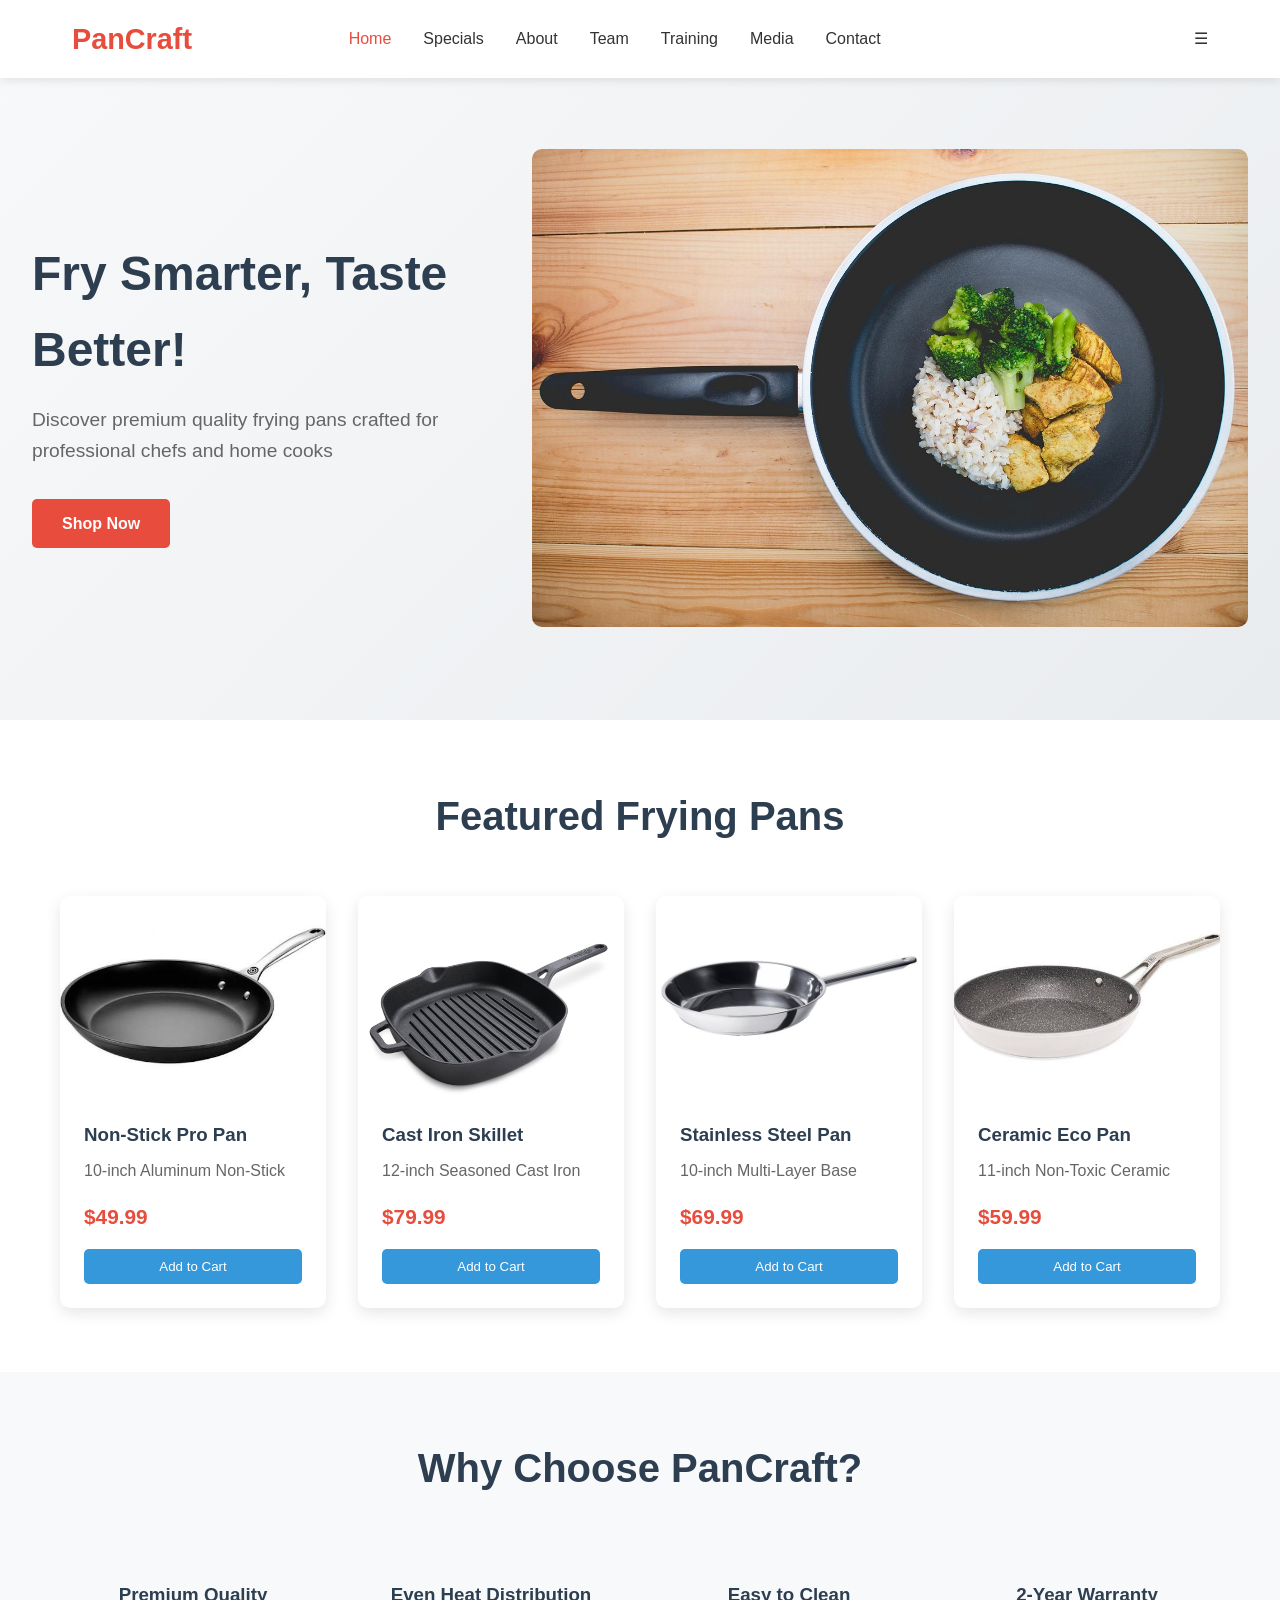
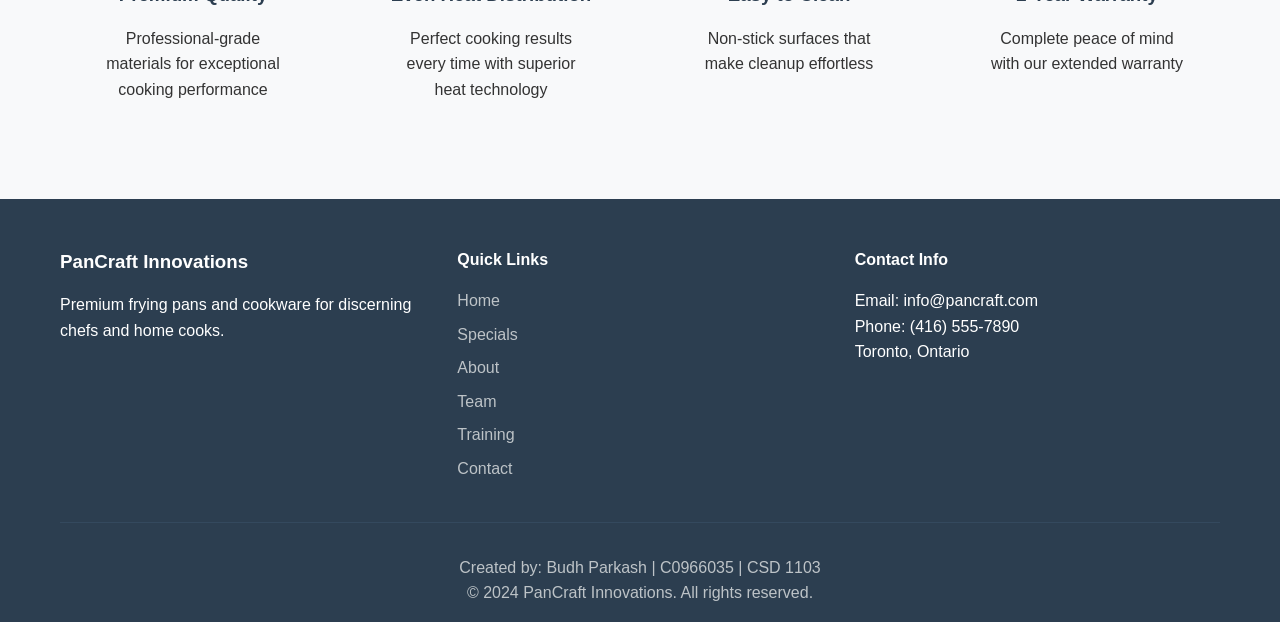
<file: index.html>
<!DOCTYPE html>
<html lang="en">
<head>
<meta charset="UTF-8">
<meta name="viewport" content="width=device-width, initial-scale=1.0">
<title>PanCraft Innovations - Premium Frying Pans</title>
<link rel="icon" type="image/x-icon" href="favicon.jpg">
<link rel="stylesheet" href="styles.css">
</head>
<body>

<header class="header">
<nav class="navbar">
<div class="logo">
<h2>PanCraft</h2>
</div>
<ul class="nav-links">
<li><a href="index.html" class="active">Home</a></li>
<li><a href="specials.html">Specials</a></li>
<li><a href="about.html">About</a></li>
<li><a href="team.html">Team</a></li>
<li><a href="training.html">Training</a></li>
<li><a href="media.html">Media</a></li>
<li><a href="contact.html">Contact</a></li>
</ul>
<div class="nav-icons">
<a href="#" class="cart-icon"></a>
</div>
<a class="menu-icon" onclick="hamburger()">
        <div>&#9776;</div>
</a>
</nav>
</header>

<section class="hero">
<div class="hero-content">
<h1>Fry Smarter, Taste Better!</h1>
<p>Discover premium quality frying pans crafted for professional chefs and home cooks</p>
<a href="#featured-products" class="cta-button">Shop Now</a>
</div>
<div class="hero-image">
<img src="hero-pan.jpg" alt="Premium Frying Pan" class="hero-img">
</div>
</section>

<section class="featured-products" id="featured-products">
<div class="container">
<h2>Featured Frying Pans</h2>
<div class="products-grid">

<div class="product-card">
<div class="product-image">
<img src="non-stick-pan.jpg" alt="Non-Stick Frying Pan">
</div>
<div class="product-info">
<h3>Non-Stick Pro Pan</h3>
<p>10-inch Aluminum Non-Stick</p>
<span class="price">$49.99</span>
<button class="add-to-cart">Add to Cart</button>

</div>
</div>

<div class="product-card">
<div class="product-image">
<img src="cast iron skillet.jpg" alt="Cast Iron Skillet">
</div>
<div class="product-info">
<h3>Cast Iron Skillet</h3>
<p>12-inch Seasoned Cast Iron</p>
<span class="price">$79.99</span>
<button class="add-to-cart">Add to Cart</button>
</div>
</div>

<div class="product-card">
<div class="product-image">
<img src="stainless steel pan.jpg" alt="Stainless Steel Pan">
</div>
<div class="product-info">
<h3>Stainless Steel Pan</h3>
<p>10-inch Multi-Layer Base</p>
<span class="price">$69.99</span>
<button class="add-to-cart">Add to Cart</button>
</div>
</div>

<div class="product-card">
<div class="product-image">
<img src="Caremic pan.jpg" alt="Ceramic Frying Pan">
</div>
<div class="product-info">
<h3>Ceramic Eco Pan</h3>
<p>11-inch Non-Toxic Ceramic</p>
<span class="price">$59.99</span>
<button class="add-to-cart">Add to Cart</button>
</div>
</div>

</div>
</div>
</section>

<section class="features">
<div class="container">
<h2>Why Choose PanCraft?</h2>
<div class="features-grid">
<div class="feature">
<h3>Premium Quality</h3>
<p>Professional-grade materials for exceptional cooking performance</p>
</div>
<div class="feature">
<h3>Even Heat Distribution</h3>
<p>Perfect cooking results every time with superior heat technology</p>
</div>
<div class="feature">
<h3>Easy to Clean</h3>
<p>Non-stick surfaces that make cleanup effortless</p>
</div>
<div class="feature">
<h3>2-Year Warranty</h3>
<p>Complete peace of mind with our extended warranty</p>
</div>
</div>
</div>
</section>

<footer class="footer">
<div class="container">
<div class="footer-content">
<div class="footer-section">
<h3>PanCraft Innovations</h3>
<p>Premium frying pans and cookware for discerning chefs and home cooks.</p>
</div>
<div class="footer-section">
<h4>Quick Links</h4>
<ul>
<li><a href="index.html">Home</a></li>
<li><a href="specials.html">Specials</a></li>
<li><a href="about.html">About</a></li>
<li><a href="team.html">Team</a></li>
<li><a href="training.html">Training</a></li>
<li><a href="contact.html">Contact</a></li>
</ul>
</div>
<div class="footer-section">
<h4>Contact Info</h4>
<p>Email: info@pancraft.com</p>
<p>Phone: (416) 555-7890</p>
<p>Toronto, Ontario</p>
</div>
</div>
<div class="footer-bottom">
<p>Created by: Budh Parkash | C0966035 | CSD 1103</p>
<p>&copy; 2024 PanCraft Innovations. All rights reserved.</p>
</div>
</div>
</footer>
<script src="scripts/script.js"></script>

</body>
</html>
</file>
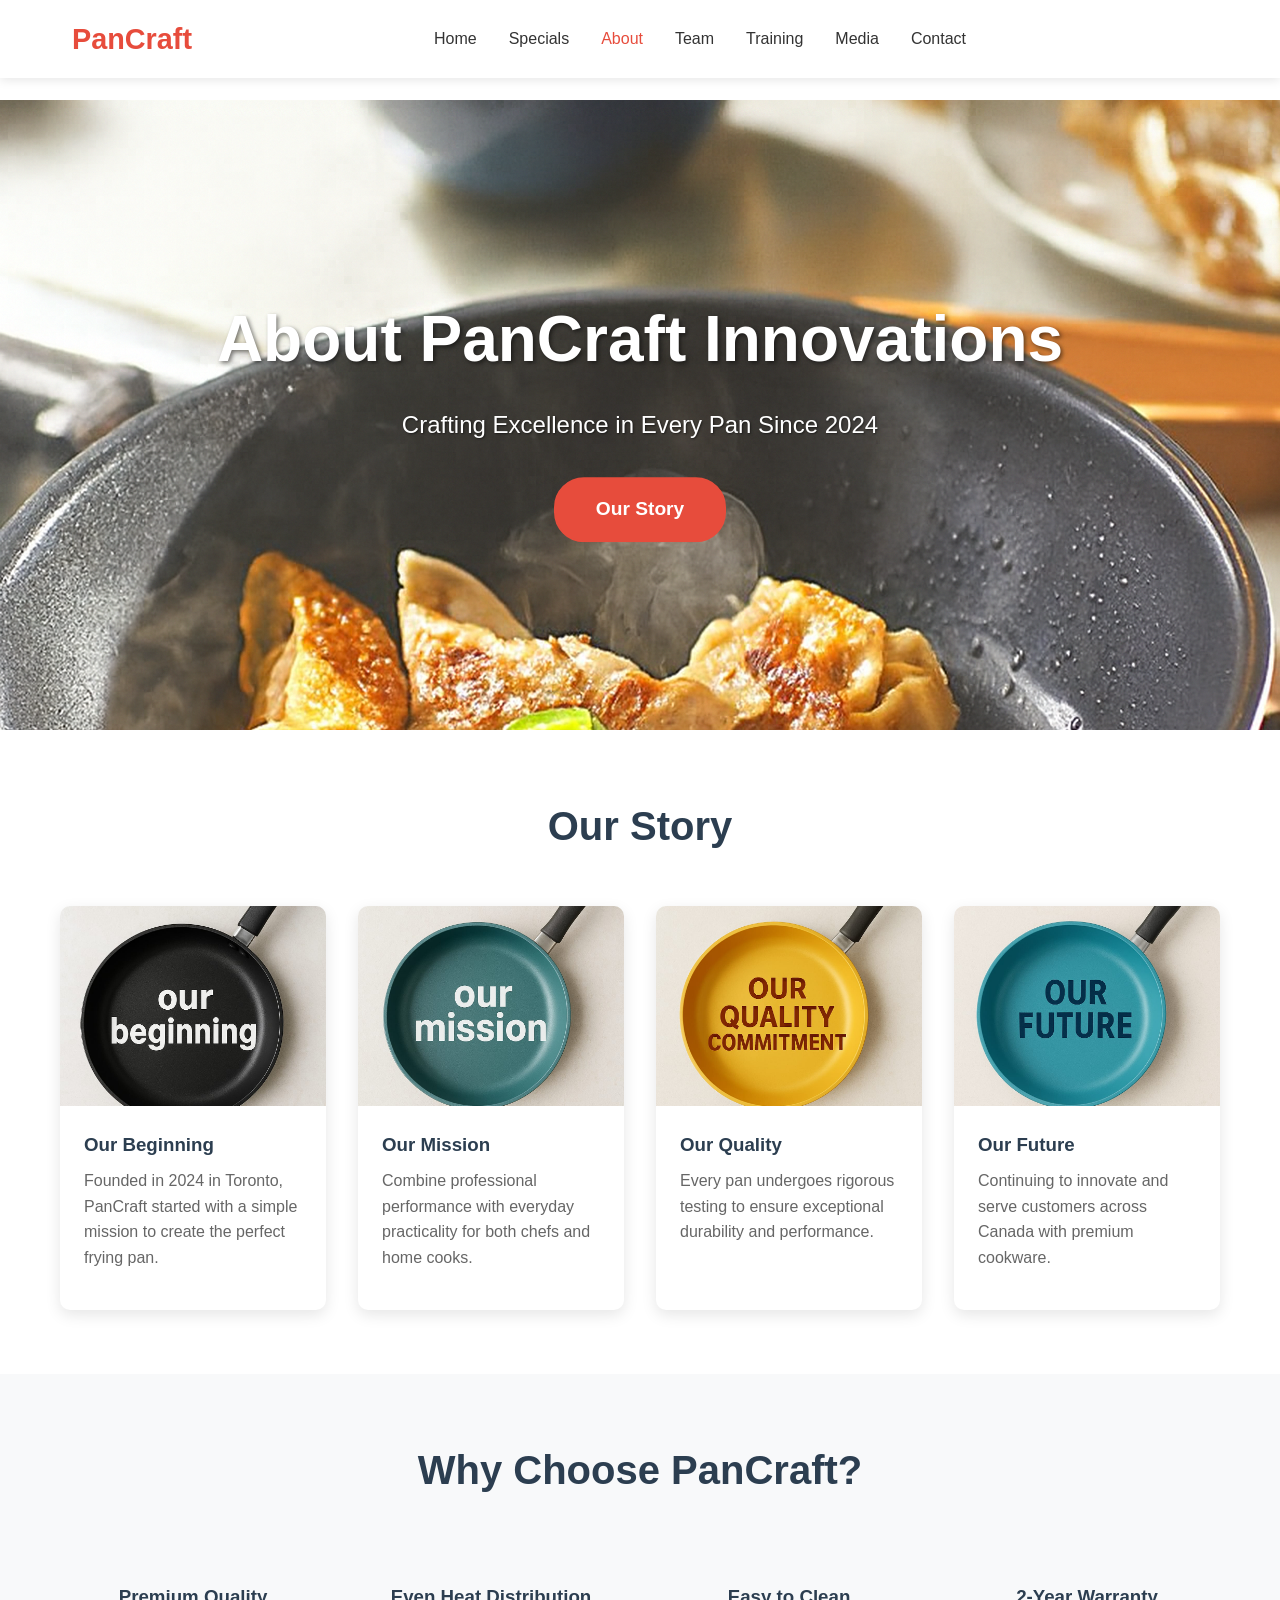
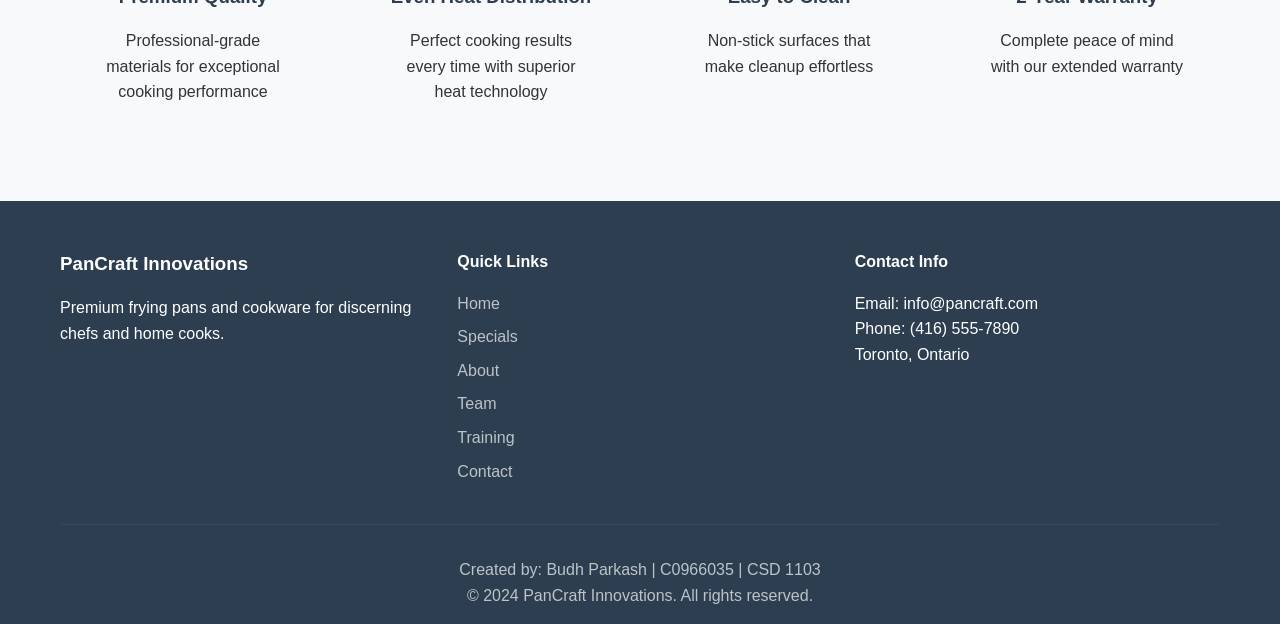
<file: about.html>
<!DOCTYPE html>
<html lang="en">
<head>
<meta charset="UTF-8">
<meta name="viewport" content="width=device-width, initial-scale=1.0">
<title>About Us - PanCraft Innovations</title>
<link rel="icon" type="image/x-icon" href="favicon.jpg">
<link rel="stylesheet" href="styles.css">
</head>
<body>

<header class="header">
<nav class="navbar">
<div class="logo">
<h2>PanCraft</h2>
</div>
<ul class="nav-links">
<li><a href="index.html">Home</a></li>
<li><a href="specials.html">Specials</a></li>
<li><a href="about.html" class="active">About</a></li>
<li><a href="team.html">Team</a></li>
<li><a href="training.html">Training</a></li>
<li><a href="media.html">Media</a></li>
<li><a href="contact.html">Contact</a></li>
</ul>
<div class="nav-icons">
<a href="#" class="cart-icon"></a>
</div>
</nav>
</header>

<!-- ABOUT BANNER HERO -->
<section class="special-banner-hero about-banner">
<div class="banner-container">
<div class="banner-image">
<img src="workshop.png" alt="About PanCraft Innovations">
<div class="banner-overlay">
<h1 class="banner-title">About PanCraft Innovations</h1>
<p class="banner-subtitle">Crafting Excellence in Every Pan Since 2024</p>
<a href="#our-story" class="banner-cta-button">Our Story</a>
</div>
</div>
</div>
</section>

<section class="featured-products" id="our-story">
<div class="container">
<h2>Our Story</h2>
<div class="products-grid">
<div class="product-card">
<div class="product-image">
<img src="our beginning.jpg" alt="Our Beginning">
</div>
<div class="product-info">
<h3>Our Beginning</h3>
<p>Founded in 2024 in Toronto, PanCraft started with a simple mission to create the perfect frying pan.</p>
</div>
</div>
<div class="product-card">
<div class="product-image">
<img src="our mission.jpg" alt="Our Mission">
</div>
<div class="product-info">
<h3>Our Mission</h3>
<p>Combine professional performance with everyday practicality for both chefs and home cooks.</p>
</div>
</div>
<div class="product-card">
<div class="product-image">
<img src="our quality.jpg" alt="Our Quality">
</div>
<div class="product-info">
<h3>Our Quality</h3>
<p>Every pan undergoes rigorous testing to ensure exceptional durability and performance.</p>
</div>
</div>
<div class="product-card">
<div class="product-image">
<img src="our future.jpg" alt="Our Future">
</div>
<div class="product-info">
<h3>Our Future</h3>
<p>Continuing to innovate and serve customers across Canada with premium cookware.</p>
</div>
</div>
</div>
</div>
</section>

<section class="features">
<div class="container">
<h2>Why Choose PanCraft?</h2>
<div class="features-grid">
<div class="feature">
<h3>Premium Quality</h3>
<p>Professional-grade materials for exceptional cooking performance</p>
</div>
<div class="feature">
<h3>Even Heat Distribution</h3>
<p>Perfect cooking results every time with superior heat technology</p>
</div>
<div class="feature">
<h3>Easy to Clean</h3>
<p>Non-stick surfaces that make cleanup effortless</p>
</div>
<div class="feature">
<h3>2-Year Warranty</h3>
<p>Complete peace of mind with our extended warranty</p>
</div>
</div>
</div>
</section>

<footer class="footer">
<div class="container">
<div class="footer-content">
<div class="footer-section">
<h3>PanCraft Innovations</h3>
<p>Premium frying pans and cookware for discerning chefs and home cooks.</p>
</div>
<div class="footer-section">
<h4>Quick Links</h4>
<ul>
<li><a href="index.html">Home</a></li>
<li><a href="specials.html">Specials</a></li>
<li><a href="about.html">About</a></li>
<li><a href="team.html">Team</a></li>
<li><a href="training.html">Training</a></li>
<li><a href="contact.html">Contact</a></li>
</ul>
</div>
<div class="footer-section">
<h4>Contact Info</h4>
<p>Email: info@pancraft.com</p>
<p>Phone: (416) 555-7890</p>
<p>Toronto, Ontario</p>
</div>
</div>
<div class="footer-bottom">
<p>Created by: Budh Parkash | C0966035 | CSD 1103</p>
<p>&copy; 2024 PanCraft Innovations. All rights reserved.</p>
</div>
</div>
</footer>

</body>
</html>
</file>
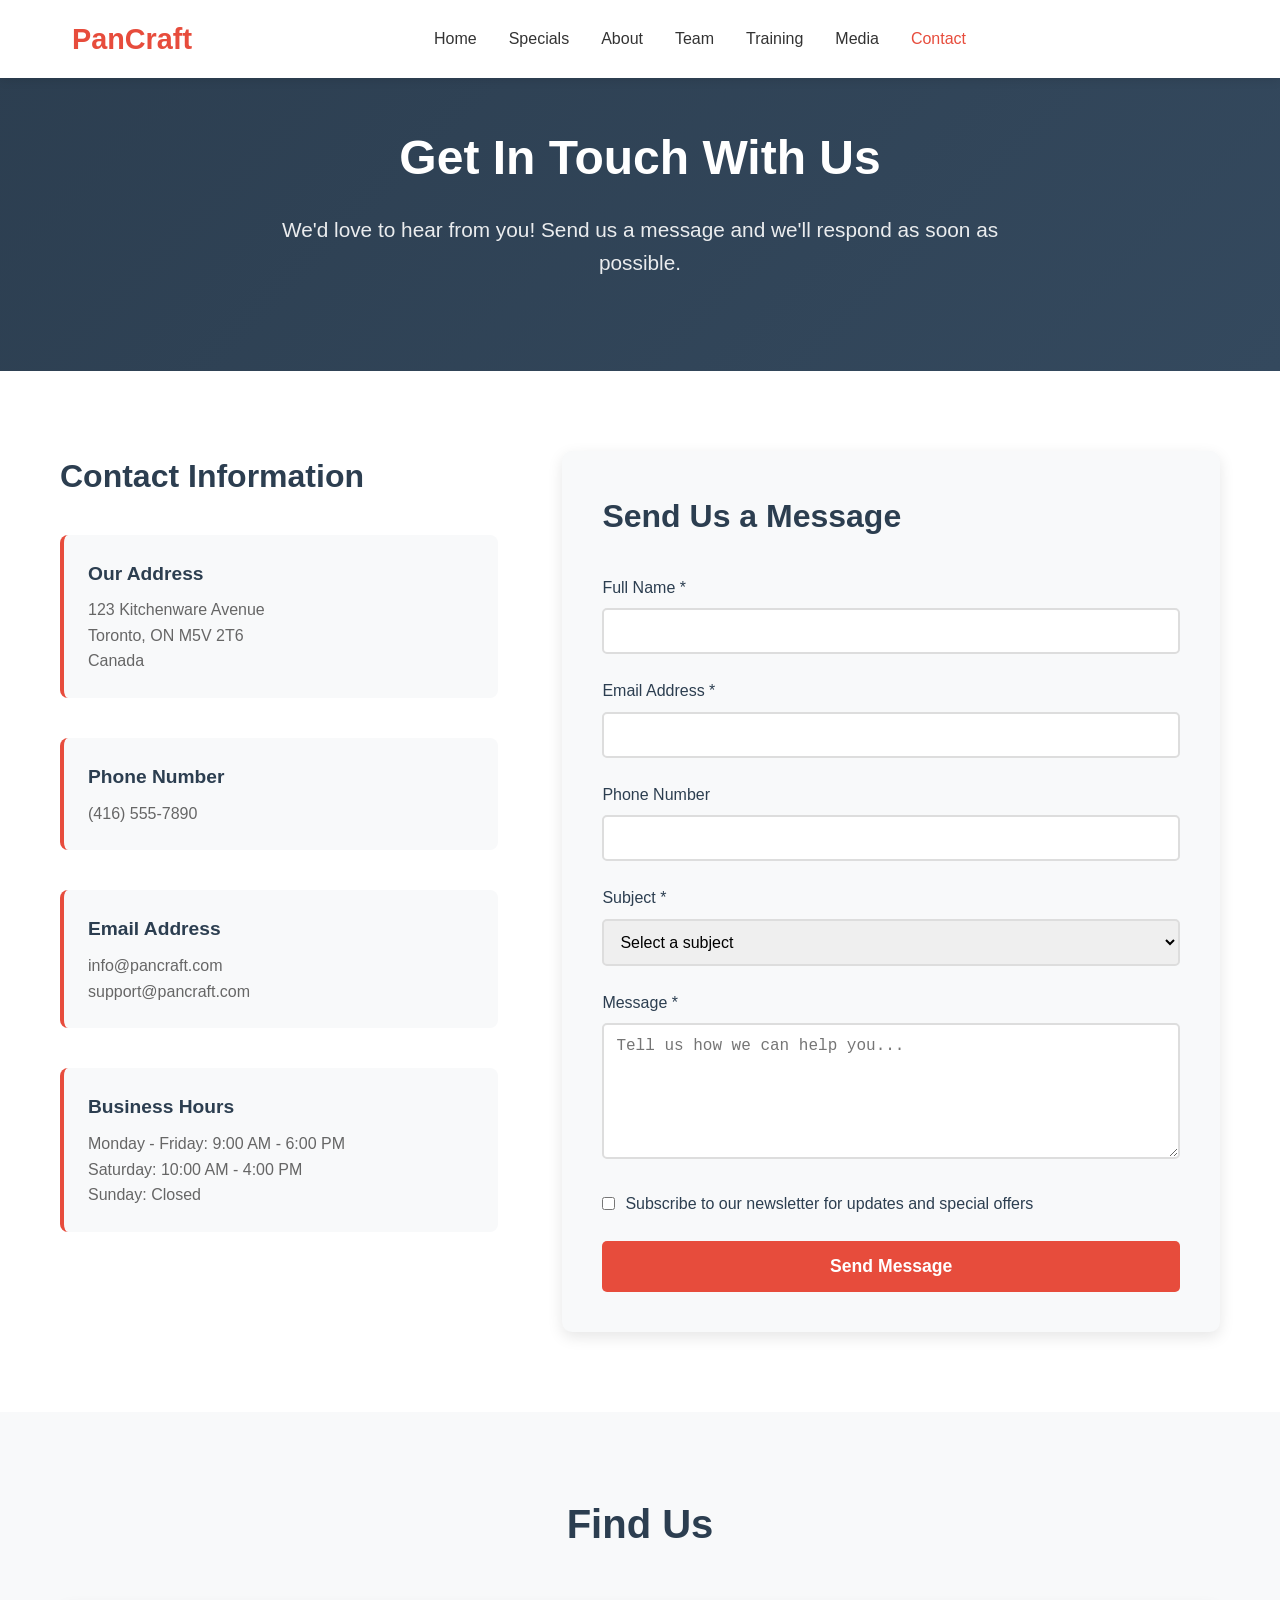
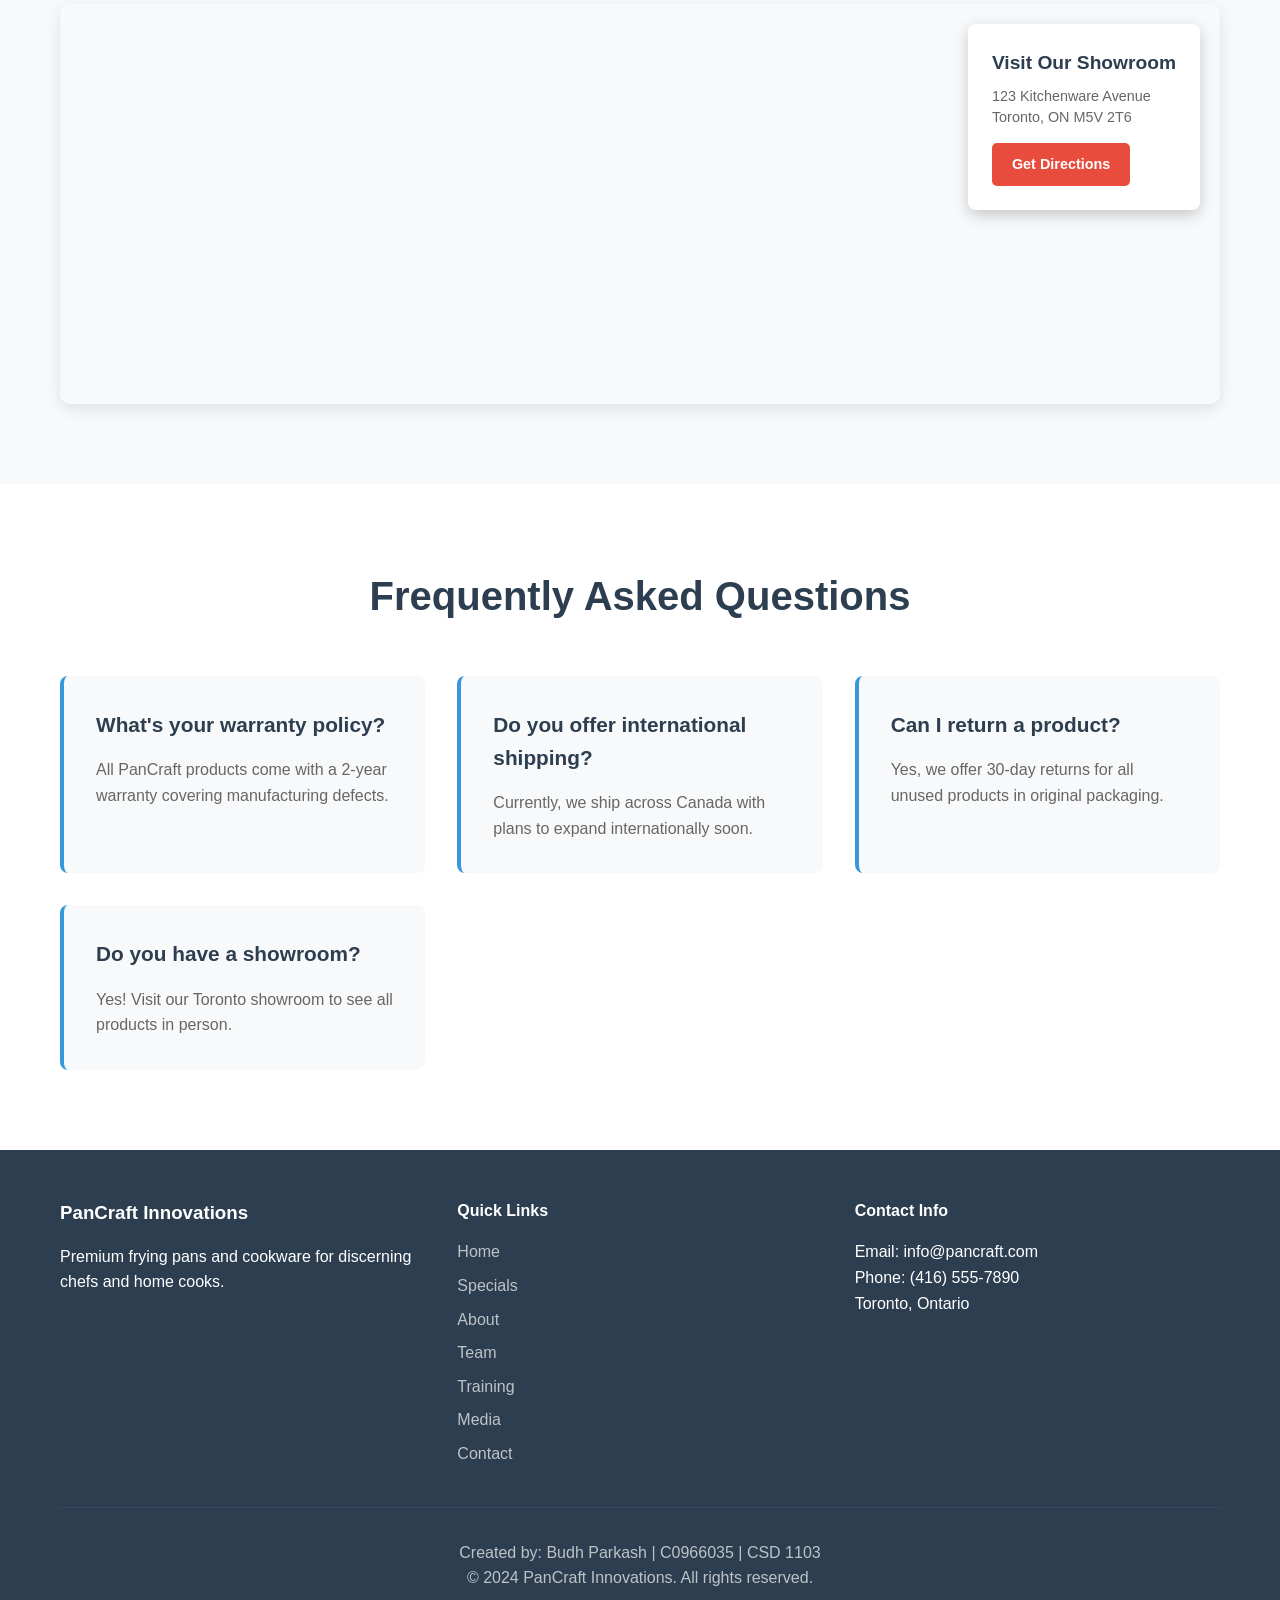
<file: contact.html>
<!DOCTYPE html>
<html lang="en">
<head>
<meta charset="UTF-8">
<meta name="viewport" content="width=device-width, initial-scale=1.0">
<title>Contact Us - PanCraft Innovations</title>
<link rel="icon" type="image/x-icon" href="favicon.jpg">
<link rel="stylesheet" href="styles.css">
</head>
<body>

<header class="header">
<nav class="navbar">
<div class="logo">
<h2>PanCraft</h2>
</div>
<ul class="nav-links">
<li><a href="index.html">Home</a></li>
<li><a href="specials.html">Specials</a></li>
<li><a href="about.html">About</a></li>
<li><a href="team.html">Team</a></li>
<li><a href="training.html">Training</a></li>
<li><a href="media.html">Media</a></li>
<li><a href="contact.html" class="active">Contact</a></li>
</ul>
<div class="nav-icons">
<a href="#" class="cart-icon"></a>
</div>
</nav>
</header>

<section class="contact-hero">
<div class="container">
<div class="hero-content">
<h1>Get In Touch With Us</h1>
<p>We'd love to hear from you! Send us a message and we'll respond as soon as possible.</p>
</div>
</div>
</section>

<section class="contact-container" id="contact-form">
<div class="container">
<div class="contact-content">
<div class="contact-info">
<h2>Contact Information</h2>
<div class="info-item">
<h3> Our Address</h3>
<p>123 Kitchenware Avenue<br>Toronto, ON M5V 2T6<br>Canada</p>
</div>
<div class="info-item">
<h3> Phone Number</h3>
<p>(416) 555-7890</p>
</div>
<div class="info-item">
<h3>Email Address</h3>
<p>info@pancraft.com<br>support@pancraft.com</p>
</div>
<div class="info-item">
<h3>Business Hours</h3>
<p>Monday - Friday: 9:00 AM - 6:00 PM<br>Saturday: 10:00 AM - 4:00 PM<br>Sunday: Closed</p>
</div>
</div>

<div class="contact-form">
<h2>Send Us a Message</h2>
<form action="#" method="post">
<div class="form-group">
<label for="name">Full Name *</label>
<input type="text" id="name" name="name" required>
</div>

<div class="form-group">
<label for="email">Email Address *</label>
<input type="email" id="email" name="email" required>
</div>

<div class="form-group">
<label for="phone">Phone Number</label>
<input type="tel" id="phone" name="phone">
</div>

<div class="form-group">
<label for="subject">Subject *</label>
<select id="subject" name="subject" required>
<option value="">Select a subject</option>
<option value="general">General Inquiry</option>
<option value="product">Product Information</option>
<option value="support">Technical Support</option>
<option value="training">Training Information</option>
<option value="wholesale">Wholesale Inquiry</option>
<option value="other">Other</option>
</select>
</div>

<div class="form-group">
<label for="message">Message *</label>
<textarea id="message" name="message" rows="6" required placeholder="Tell us how we can help you..."></textarea>
</div>

<div class="form-group checkbox-group">
<input type="checkbox" id="newsletter" name="newsletter">
<label for="newsletter">Subscribe to our newsletter for updates and special offers</label>
</div>

<button type="submit" class="submit-btn">Send Message</button>
</form>
</div>
</div>
</div>
</section>

<section class="map-section">
<div class="container">
<h2>Find Us</h2>
<div class="map-container">
<iframe 
    class="map-iframe"
    src="https://www.google.com/maps/embed?pb=!1m18!1m12!1m3!1d2887.26913336465!2d-79.38375892423903!3d43.645261753362!2m3!1f0!2f0!3f0!3m2!1i1024!2i768!4f13.1!3m3!1m2!1s0x882b34d68bf33a9b%3A0x15edd8c4de1c7581!2sToronto%2C%20ON!5e0!3m2!1sen!2sca!4v1700000000000!5m2!1sen!2sca" 
    allowfullscreen="" 
    loading="lazy" 
    referrerpolicy="no-referrer-when-downgrade">
</iframe>
<div class="map-overlay">
<h3>Visit Our Showroom</h3>
<p>123 Kitchenware Avenue<br>Toronto, ON M5V 2T6</p>
<a href="https://maps.google.com/maps?q=123+Kitchenware+Avenue+Toronto+ON+M5V+2T6" target="_blank" class="map-btn">Get Directions</a>
</div>
</div>
</div>
</section>

<section class="faq-preview">
<div class="container">
<h2>Frequently Asked Questions</h2>
<div class="faq-grid">
<div class="faq-item">
<h3>What's your warranty policy?</h3>
<p>All PanCraft products come with a 2-year warranty covering manufacturing defects.</p>
</div>
<div class="faq-item">
<h3>Do you offer international shipping?</h3>
<p>Currently, we ship across Canada with plans to expand internationally soon.</p>
</div>
<div class="faq-item">
<h3>Can I return a product?</h3>
<p>Yes, we offer 30-day returns for all unused products in original packaging.</p>
</div>
<div class="faq-item">
<h3>Do you have a showroom?</h3>
<p>Yes! Visit our Toronto showroom to see all products in person.</p>
</div>
</div>
</div>
</section>

<footer class="footer">
<div class="container">
<div class="footer-content">
<div class="footer-section">
<h3>PanCraft Innovations</h3>
<p>Premium frying pans and cookware for discerning chefs and home cooks.</p>
</div>
<div class="footer-section">
<h4>Quick Links</h4>
<ul>
<li><a href="index.html">Home</a></li>
<li><a href="specials.html">Specials</a></li>
<li><a href="about.html">About</a></li>
<li><a href="team.html">Team</a></li>
<li><a href="training.html">Training</a></li>
<li><a href="media.html">Media</a></li>
<li><a href="contact.html">Contact</a></li>
</ul>
</div>
<div class="footer-section">
<h4>Contact Info</h4>
<p>Email: info@pancraft.com</p>
<p>Phone: (416) 555-7890</p>
<p>Toronto, Ontario</p>
</div>
</div>
<div class="footer-bottom">
<p>Created by: Budh Parkash | C0966035 | CSD 1103</p>
<p>&copy; 2024 PanCraft Innovations. All rights reserved.</p>
</div>
</div>
</footer>

</body>
</html>
</file>
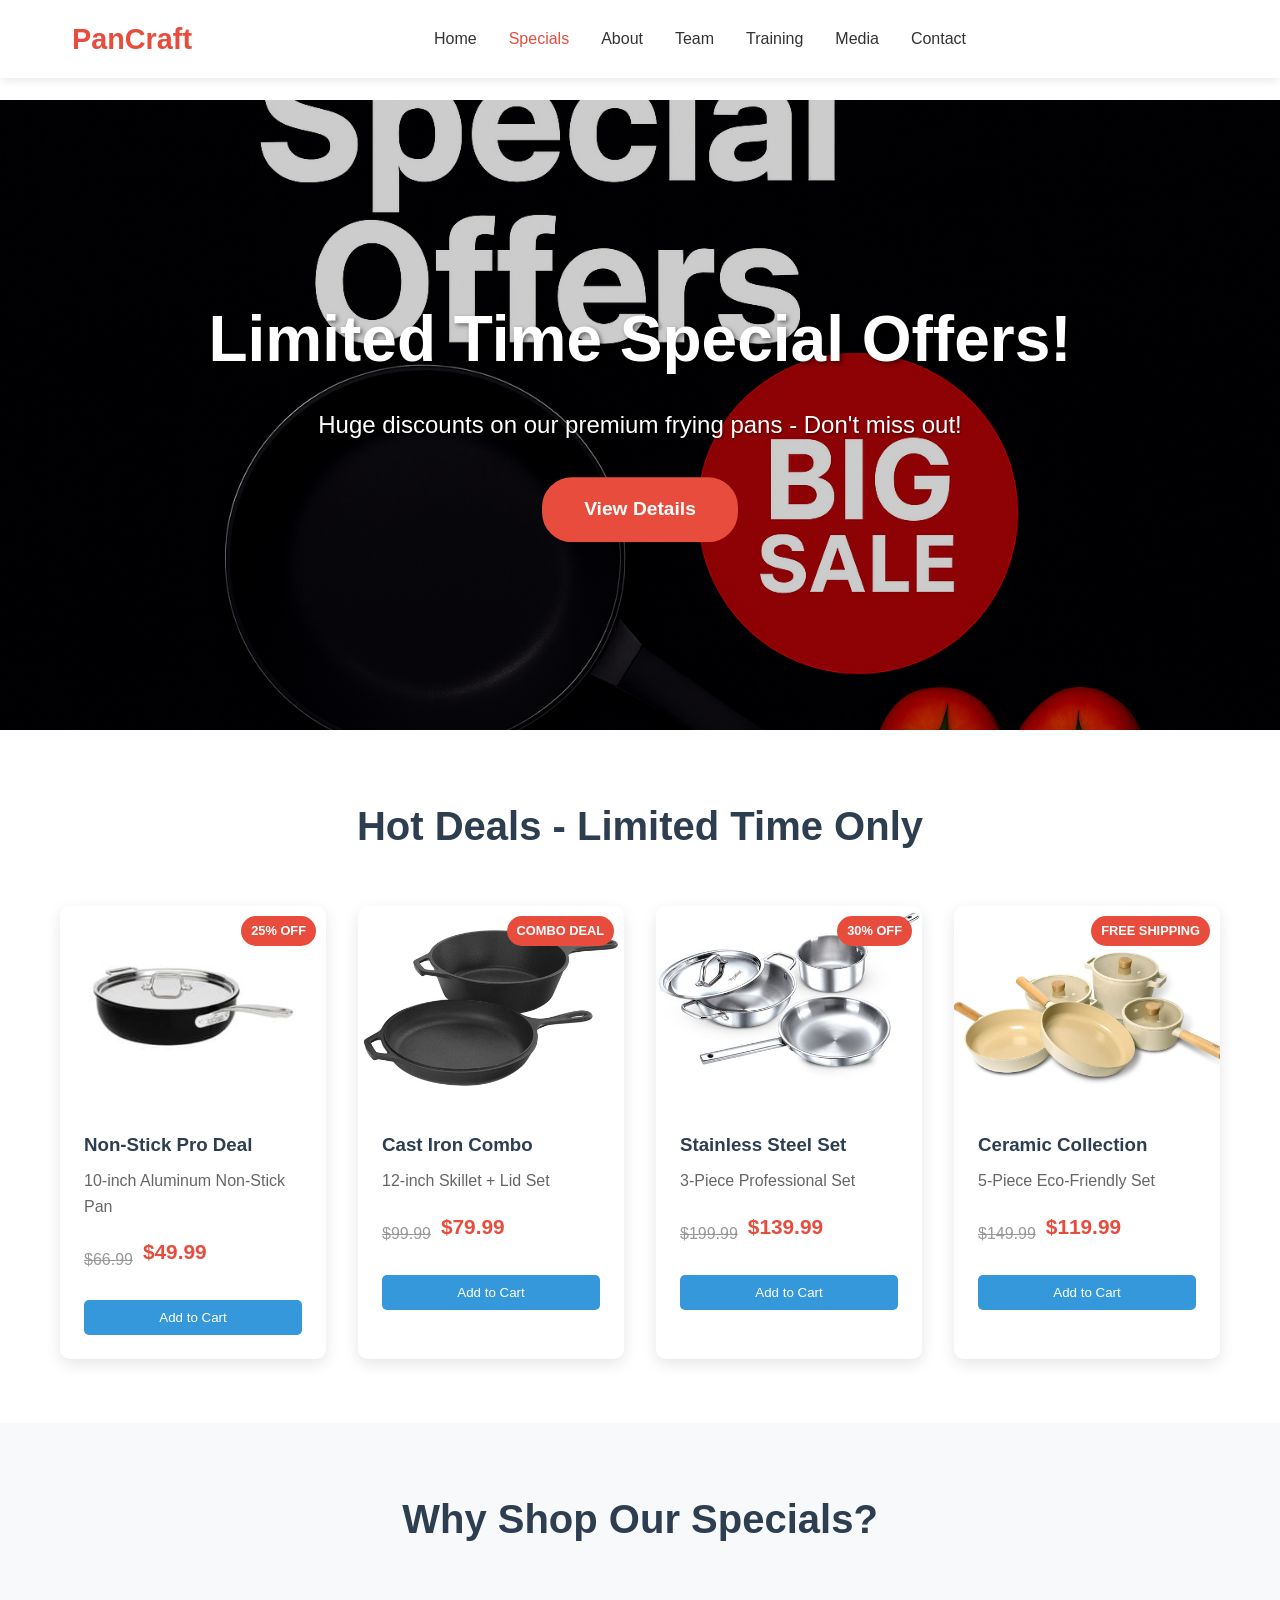
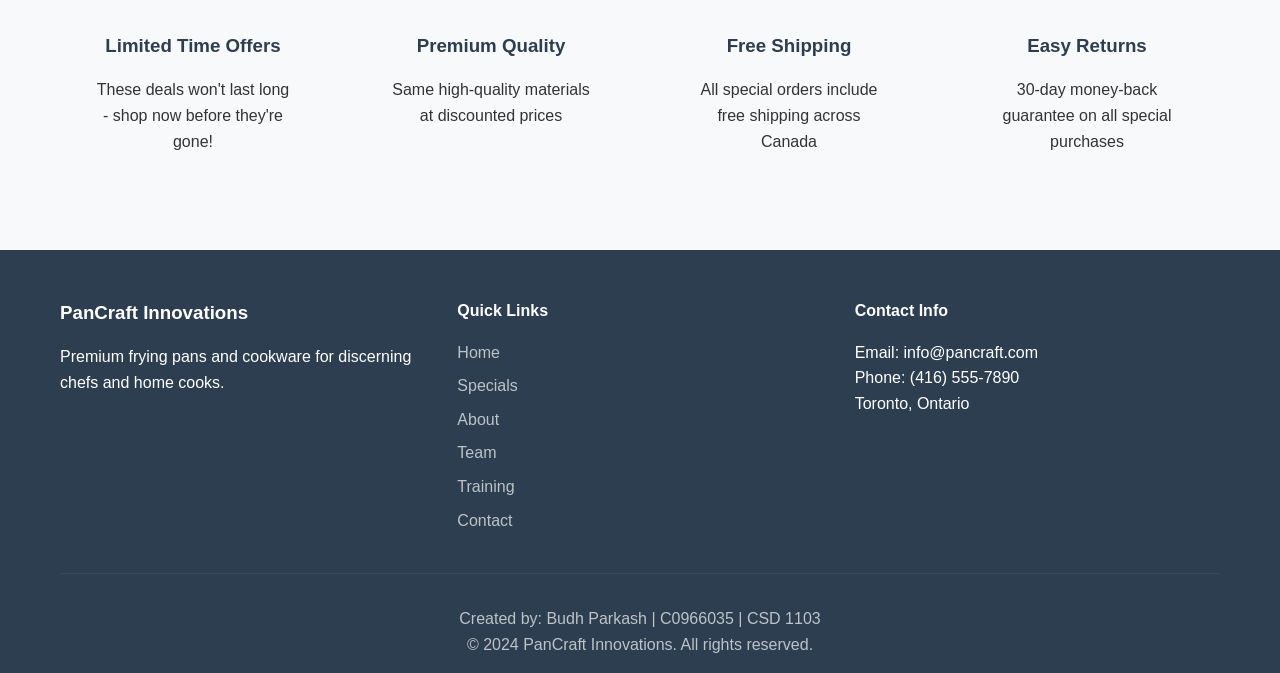
<file: specials.html>
<!DOCTYPE html>
<html lang="en">
<head>
<meta charset="UTF-8">
<meta name="viewport" content="width=device-width, initial-scale=1.0">
<title>Special Offers - PanCraft Innovations</title>
<link rel="icon" type="image/x-icon" href="favicon.jpg">
<link rel="stylesheet" href="styles.css">
</head>
<body>

<header class="header">
<nav class="navbar">
<div class="logo">
<h2>PanCraft</h2>
</div>
<ul class="nav-links">
<li><a href="index.html">Home</a></li>
<li><a href="specials.html" class="active">Specials</a></li>
<li><a href="about.html">About</a></li>
<li><a href="team.html">Team</a></li>
<li><a href="training.html">Training</a></li>
<li><a href="media.html">Media</a></li>
<li><a href="contact.html">Contact</a></li>
</ul>
<div class="nav-icons">
<a href="#" class="cart-icon"></a>
</div>
</nav>
</header>

<!-- SPECIAL BANNER HERO -->
<section class="special-banner-hero">
<div class="banner-container">
<div class="banner-image">
<img src="special offer.png" alt="Special Offers Banner" class="banner-img">
<div class="banner-overlay">
<h1>Limited Time Special Offers!</h1>
<p>Huge discounts on our premium frying pans - Don't miss out!</p>
<a href="#featured-specials" class="banner-cta-button">View Details</a>
</div>
</div>
</div>
</section>

<section class="featured-products" id="featured-specials">
<div class="container">
<h2>Hot Deals - Limited Time Only</h2>
<div class="products-grid">
    
<div class="product-card">
<div class="product-image">
<img src="non stick deal.jpg" alt="Non-Stick Pro Deal">
<div class="special-badge">25% OFF</div>
</div>
<div class="product-info">
<h3>Non-Stick Pro Deal</h3>
<p>10-inch Aluminum Non-Stick Pan</p>
<div class="price-container">
<span class="old-price">$66.99</span>
<span class="price">$49.99</span>
</div>
<button class="add-to-cart">Add to Cart</button>
</div>
</div>

<div class="product-card">
<div class="product-image">
<img src="cast iron deal.jpg" alt="Cast Iron Combo">
<div class="special-badge">COMBO DEAL</div>
</div>
<div class="product-info">
<h3>Cast Iron Combo</h3>
<p>12-inch Skillet + Lid Set</p>
<div class="price-container">
<span class="old-price">$99.99</span>
<span class="price">$79.99</span>
</div>
<button class="add-to-cart">Add to Cart</button>
</div>
</div>

<div class="product-card">
<div class="product-image">
<img src="stainless deal.jpg" alt="Stainless Steel Set">
<div class="special-badge">30% OFF</div>
</div>
<div class="product-info">
<h3>Stainless Steel Set</h3>
<p>3-Piece Professional Set</p>
<div class="price-container">
<span class="old-price">$199.99</span>
<span class="price">$139.99</span>
</div>
<button class="add-to-cart">Add to Cart</button>
</div>
</div>

<div class="product-card">
<div class="product-image">
<img src="Caremic deal.jpg" alt="Ceramic Collection">
<div class="special-badge">FREE SHIPPING</div>
</div>
<div class="product-info">
<h3>Ceramic Collection</h3>
<p>5-Piece Eco-Friendly Set</p>
<div class="price-container">
<span class="old-price">$149.99</span>
<span class="price">$119.99</span>
</div>
<button class="add-to-cart">Add to Cart</button>
</div>
</div>

</div>
</div>
</section>

<section class="features">
<div class="container">
<h2>Why Shop Our Specials?</h2>
<div class="features-grid">
<div class="feature">
<h3>Limited Time Offers</h3>
<p>These deals won't last long - shop now before they're gone!</p>
</div>
<div class="feature">
<h3>Premium Quality</h3>
<p>Same high-quality materials at discounted prices</p>
</div>
<div class="feature">
<h3>Free Shipping</h3>
<p>All special orders include free shipping across Canada</p>
</div>
<div class="feature">
<h3>Easy Returns</h3>
<p>30-day money-back guarantee on all special purchases</p>
</div>
</div>
</div>
</section>

<footer class="footer">
<div class="container">
<div class="footer-content">
<div class="footer-section">
<h3>PanCraft Innovations</h3>
<p>Premium frying pans and cookware for discerning chefs and home cooks.</p>
</div>
<div class="footer-section">
<h4>Quick Links</h4>
<ul>
<li><a href="index.html">Home</a></li>
<li><a href="specials.html">Specials</a></li>
<li><a href="about.html">About</a></li>
<li><a href="team.html">Team</a></li>
<li><a href="training.html">Training</a></li>
<li><a href="contact.html">Contact</a></li>
</ul>
</div>
<div class="footer-section">
<h4>Contact Info</h4>
<p>Email: info@pancraft.com</p>
<p>Phone: (416) 555-7890</p>
<p>Toronto, Ontario</p>
</div>
</div>
<div class="footer-bottom">
<p>Created by: Budh Parkash | C0966035 | CSD 1103</p>
<p>&copy; 2024 PanCraft Innovations. All rights reserved.</p>
</div>
</div>
</footer>

</body>
</html>
</file>
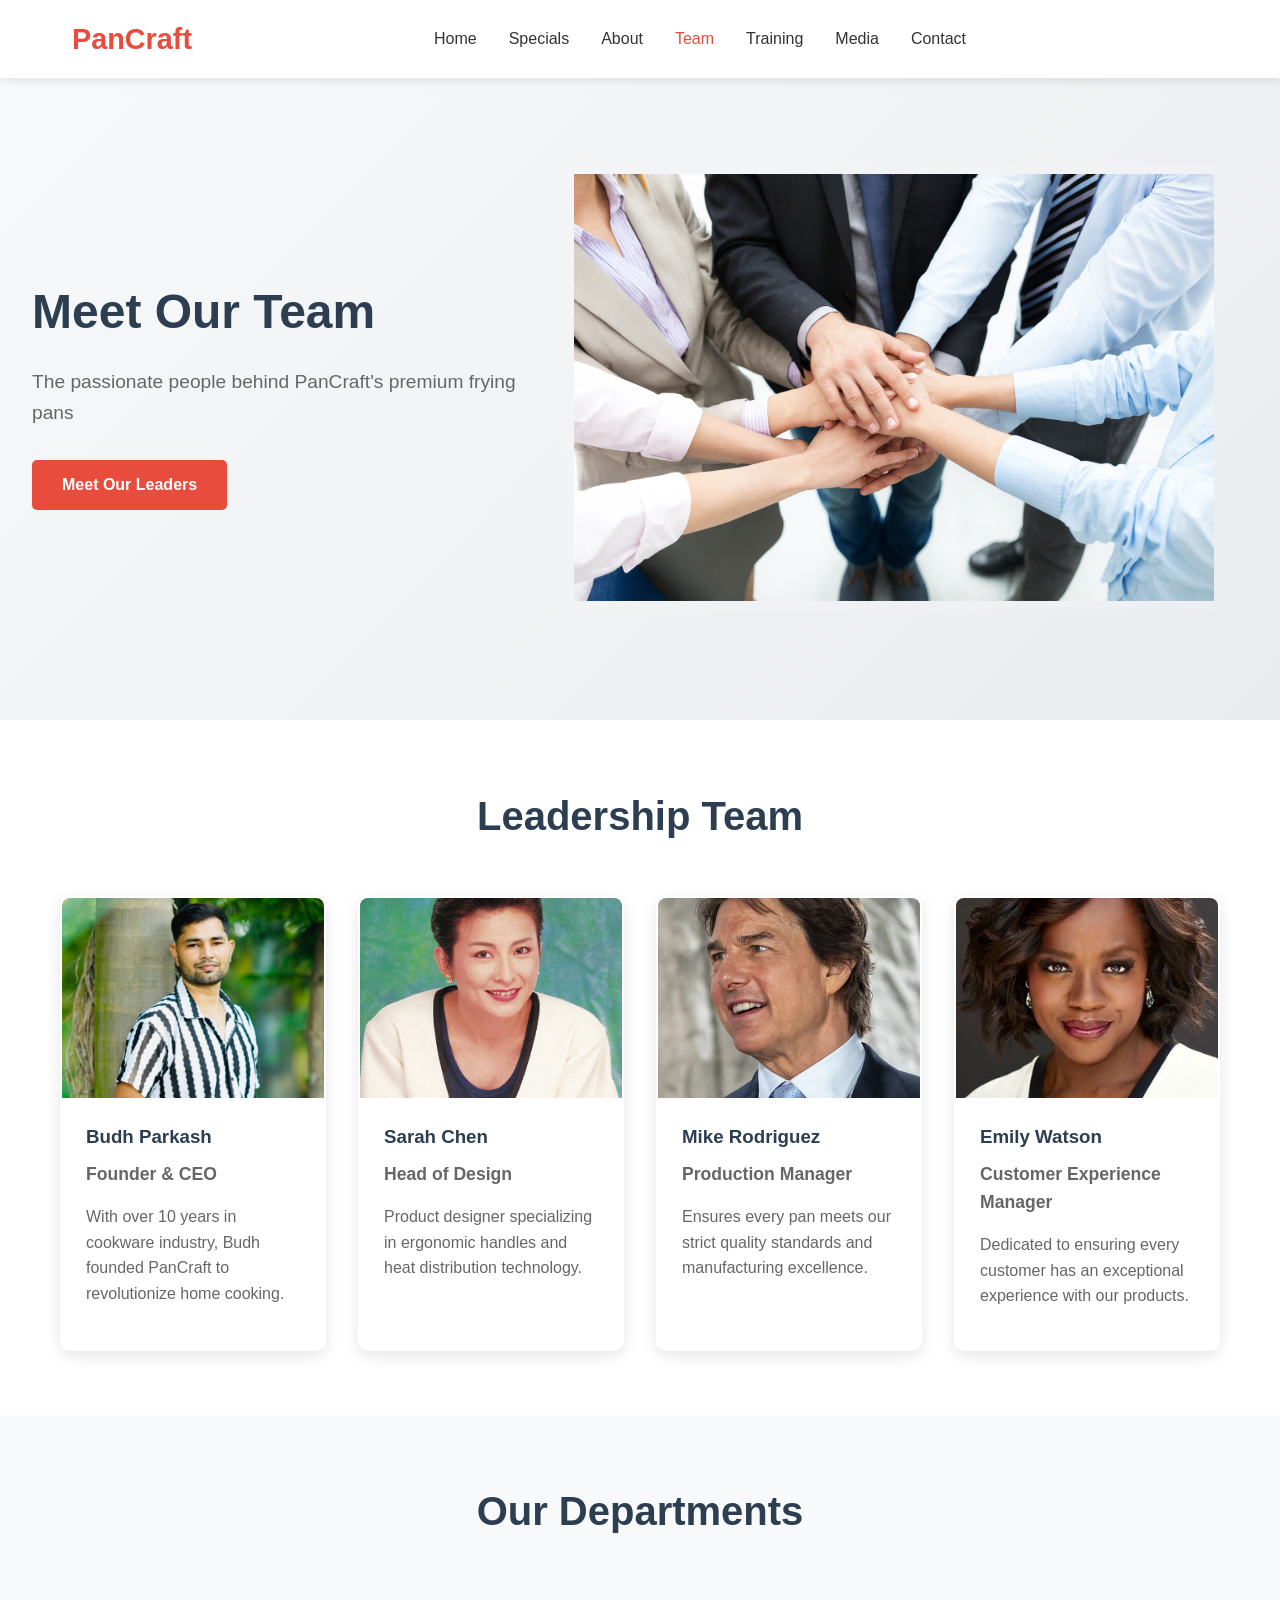
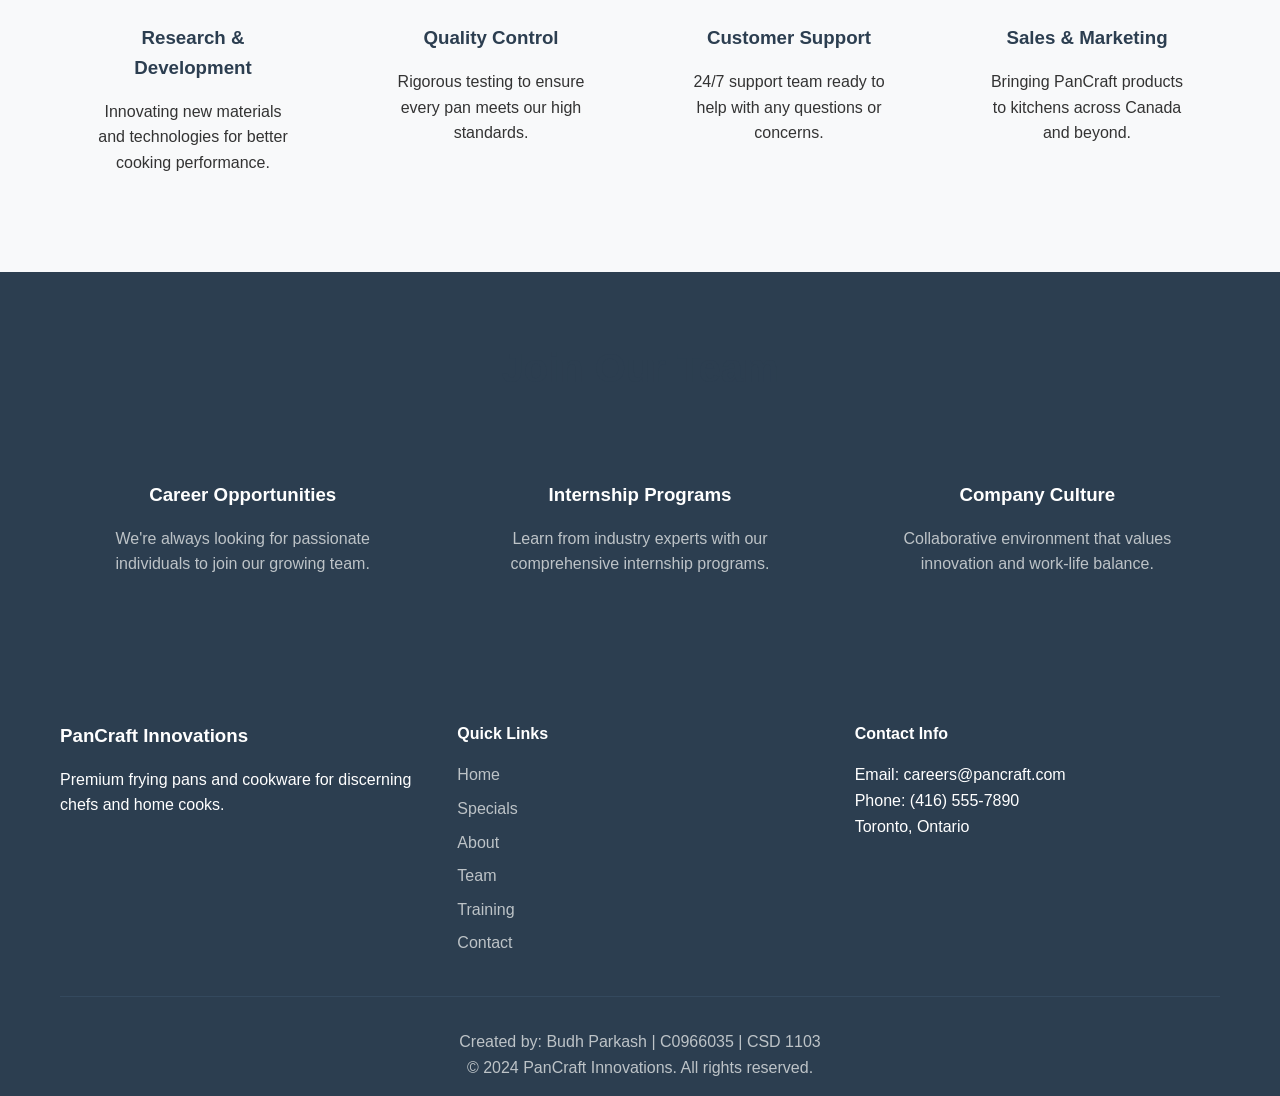
<file: team.html>
<!DOCTYPE html>
<html lang="en">
<head>
<meta charset="UTF-8">
<meta name="viewport" content="width=device-width, initial-scale=1.0">
<title>Our Team - PanCraft Innovations</title>
<link rel="icon" type="image/x-icon" href="favicon.jpg">
<link rel="stylesheet" href="styles.css">
</head>
<body>

<header class="header">
<nav class="navbar">
<div class="logo">
<h2>PanCraft</h2>
</div>
<ul class="nav-links">
<li><a href="index.html">Home</a></li>
<li><a href="specials.html">Specials</a></li>
<li><a href="about.html">About</a></li>
<li><a href="team.html" class="active">Team</a></li>
<li><a href="training.html">Training</a></li>
<li><a href="media.html">Media</a></li>
<li><a href="contact.html">Contact</a></li>
</ul>
<div class="nav-icons">
<a href="#" class="cart-icon"></a>
</div>
</nav>
</header>

<section class="hero">
<div class="hero-content">
<h1>Meet Our Team</h1>
<p>The passionate people behind PanCraft's premium frying pans</p>
<a href="#leadership-team" class="cta-button">Meet Our Leaders</a>
</div>
<div class="hero-image">
<img src="our team.png" alt="Our Team">
</div>
</section>

<main>
<section class="featured-products" id="leadership-team">
<div class="container">
<h2>Leadership Team</h2>
<div class="products-grid">

<article class="product-card">
<div class="product-image">
<img src="budh.jpg" alt="Budh Parkash - Founder">
</div>
<div class="product-info">
<h3>Budh Parkash</h3>
<p class="team-role">Founder & CEO</p>
<p>With over 10 years in cookware industry, Budh founded PanCraft to revolutionize home cooking.</p>
</div>
</article>

<article class="product-card">
<div class="product-image">
<img src="sarah chen.jpg" alt="Sarah Chen - Head of Design">
</div>
<div class="product-info">
<h3>Sarah Chen</h3>
<p class="team-role">Head of Design</p>
<p>Product designer specializing in ergonomic handles and heat distribution technology.</p>
</div>
</article>

<article class="product-card">
<div class="product-image">
<img src="mike.jpg" alt="Mike Rodriguez - Production Manager">
</div>
<div class="product-info">
<h3>Mike Rodriguez</h3>
<p class="team-role">Production Manager</p>
<p>Ensures every pan meets our strict quality standards and manufacturing excellence.</p>
</div>
</article>

<article class="product-card">
<div class="product-image">
<img src="emily.jpg" alt="Emily Watson - Customer Experience">
</div>
<div class="product-info">
<h3>Emily Watson</h3>
<p class="team-role">Customer Experience Manager</p>
<p>Dedicated to ensuring every customer has an exceptional experience with our products.</p>
</div>
</article>

</div>
</div>
</section>

<section class="features">
<div class="container">
<h2>Our Departments</h2>
<div class="features-grid">
<section class="feature">
<h3>Research & Development</h3>
<p>Innovating new materials and technologies for better cooking performance.</p>
</section>
<section class="feature">
<h3>Quality Control</h3>
<p>Rigorous testing to ensure every pan meets our high standards.</p>
</section>
<section class="feature">
<h3>Customer Support</h3>
<p>24/7 support team ready to help with any questions or concerns.</p>
</section>
<section class="feature">
<h3>Sales & Marketing</h3>
<p>Bringing PanCraft products to kitchens across Canada and beyond.</p>
</section>
</div>
</div>
</section>

<aside class="features" style="background: #2c3e50; color: white;">
<div class="container">
<h2>Join Our Team</h2>
<div class="features-grid">
<div class="feature">
<h3>Career Opportunities</h3>
<p>We're always looking for passionate individuals to join our growing team.</p>
</div>
<div class="feature">
<h3>Internship Programs</h3>
<p>Learn from industry experts with our comprehensive internship programs.</p>
</div>
<div class="feature">
<h3>Company Culture</h3>
<p>Collaborative environment that values innovation and work-life balance.</p>
</div>
</div>
</div>
</aside>
</main>

<footer class="footer">
<div class="container">
<div class="footer-content">
<div class="footer-section">
<h3>PanCraft Innovations</h3>
<p>Premium frying pans and cookware for discerning chefs and home cooks.</p>
</div>
<div class="footer-section">
<h4>Quick Links</h4>
<ul>
<li><a href="index.html">Home</a></li>
<li><a href="specials.html">Specials</a></li>
<li><a href="about.html">About</a></li>
<li><a href="team.html">Team</a></li>
<li><a href="training.html">Training</a></li>
<li><a href="contact.html">Contact</a></li>
</ul>
</div>
<div class="footer-section">
<h4>Contact Info</h4>
<p>Email: careers@pancraft.com</p>
<p>Phone: (416) 555-7890</p>
<p>Toronto, Ontario</p>
</div>
</div>
<div class="footer-bottom">
<p>Created by: Budh Parkash | C0966035 | CSD 1103</p>
<p>&copy; 2024 PanCraft Innovations. All rights reserved.</p>
</div>
</div>
</footer>

</body>
</html>
</file>
<file: styles.css>
/* css */

* {
    margin: 0;
    padding: 0;
    box-sizing: border-box;
}

body {
    font-family: 'Arial', sans-serif;
    line-height: 1.6;
    color: #333;
}

.container {
    max-width: 1200px;
    margin: 0 auto;
    padding: 0 20px;
}

/* Header & Navigation */
.header {
    background: #fff;
    box-shadow: 0 2px 10px rgba(0,0,0,0.1);
    position: fixed;
    width: 100%;
    top: 0;
    z-index: 1000;
}

.navbar {
    display: flex;
    justify-content: space-between;
    align-items: center;
    padding: 1rem 2rem;
    max-width: 1200px;
    margin: 0 auto;
}

.logo h2 {
    color: #e74c3c;
    font-size: 1.8rem;
}

.nav-links {
    display: flex;
    list-style: none;
    gap: 2rem;
}

.nav-links a {
    text-decoration: none;
    color: #333;
    font-weight: 500;
    transition: color 0.3s;
}

.nav-links a:hover,
.nav-links a.active {
    color: #e74c3c;
}

.cart-icon {
    font-size: 1.2rem;
    text-decoration: none;
}

/* Hero Section */
.hero {
    display: flex;
    align-items: center;
    justify-content: space-between;
    padding: 8rem 2rem 4rem;
    background: linear-gradient(135deg, #f8f9fa 0%, #e9ecef 100%);
    min-height: 80vh;
}

.hero-content {
    flex: 1;
    max-width: 500px;
}

.hero-content h1 {
    font-size: 3rem;
    margin-bottom: 1rem;
    color: #2c3e50;
}

.hero-content p {
    font-size: 1.2rem;
    margin-bottom: 2rem;
    color: #666;
}

.cta-button {
    display: inline-block;
    background: #e74c3c;
    color: white;
    padding: 12px 30px;
    text-decoration: none;
    border-radius: 5px;
    font-weight: bold;
    transition: background 0.3s;
}

.cta-button:hover {
    background: #c0392b;
}

.hero-image {
    flex: 1;
    text-align: center;
}

.hero-img {
    max-width: 100%;
    height: auto;
    border-radius: 10px;
}

/* Featured Products */
.featured-products {
    padding: 4rem 0;
    background: white;
}

.featured-products h2 {
    text-align: center;
    font-size: 2.5rem;
    margin-bottom: 3rem;
    color: #2c3e50;
}

.products-grid {
    display: grid;
    grid-template-columns: repeat(auto-fit, minmax(250px, 1fr));
    gap: 2rem;
}

.product-card {
    background: white;
    border-radius: 10px;
    box-shadow: 0 5px 15px rgba(0,0,0,0.1);
    overflow: hidden;
    transition: transform 0.3s;
}

.product-card:hover {
    transform: translateY(-5px);
}

.product-image {
    height: 200px;
    overflow: hidden;
}

.product-image img {
    width: 100%;
    height: 100%;
    object-fit: cover;
}

.product-info {
    padding: 1.5rem;
}

.product-info h3 {
    margin-bottom: 0.5rem;
    color: #2c3e50;
}

.product-info p {
    color: #666;
    margin-bottom: 1rem;
}

.price {
    font-size: 1.3rem;
    font-weight: bold;
    color: #e74c3c;
    display: block;
    margin-bottom: 1rem;
}

.add-to-cart {
    width: 100%;
    background: #3498db;
    color: white;
    border: none;
    padding: 10px;
    border-radius: 5px;
    cursor: pointer;
    transition: background 0.3s;
}

.add-to-cart:hover {
    background: #2980b9;
}

/* Features Section */
.features {
    padding: 4rem 0;
    background: #f8f9fa;
}

.features h2 {
    text-align: center;
    font-size: 2.5rem;
    margin-bottom: 3rem;
    color: #2c3e50;
}

.features-grid {
    display: grid;
    grid-template-columns: repeat(auto-fit, minmax(250px, 1fr));
    gap: 2rem;
}

.feature {
    text-align: center;
    padding: 2rem;
}

.feature h3 {
    margin-bottom: 1rem;
    color: #2c3e50;
}

/* Footer */
.footer {
    background: #2c3e50;
    color: white;
    padding: 3rem 0 1rem;
}

.footer-content {
    display: grid;
    grid-template-columns: repeat(auto-fit, minmax(250px, 1fr));
    gap: 2rem;
    margin-bottom: 2rem;
}

.footer-section h3,
.footer-section h4 {
    margin-bottom: 1rem;
}

.footer-section ul {
    list-style: none;
}

.footer-section ul li {
    margin-bottom: 0.5rem;
}

.footer-section a {
    color: #bdc3c7;
    text-decoration: none;
}

.footer-section a:hover {
    color: white;
}

.footer-bottom {
    text-align: center;
    padding-top: 2rem;
    border-top: 1px solid #34495e;
    color: #bdc3c7;
}

/* Responsive Design */
@media (max-width: 768px) {
    .hero {
        flex-direction: column;
        text-align: center;
        padding: 6rem 1rem 2rem;
    }
    
    .hero-content h1 {
        font-size: 2rem;
    }
    
    .nav-links {
        gap: 1rem;
    }
}

/* Specials Page Styles */
.special-badge {
    position: absolute;
    top: 10px;
    right: 10px;
    background: #e74c3c;
    color: white;
    padding: 5px 10px;
    border-radius: 20px;
    font-size: 0.8rem;
    font-weight: bold;
}

.product-image {
    position: relative;
}

.price-container {
    display: flex;
    align-items: center;
    gap: 10px;
    margin-bottom: 1rem;
}

.old-price {
    text-decoration: line-through;
    color: #999;
    font-size: 1rem;
}

.product-card {
    position: relative;
}

/* Team Page Styles */
.team-role {
    color: #e74c3c;
    font-weight: bold;
    font-size: 1.1rem;
    margin-bottom: 0.5rem;
}

/* Semantic elements styling */
main {
    min-height: 50vh;
}

article.product-card {
    border: 2px solid transparent;
    transition: border-color 0.3s;
}

article.product-card:hover {
    border-color: #3498db;
}

section.feature h3 {
    color: #2c3e50;
}

aside.features .feature h3 {
    color: white;
}

aside.features .feature p {
    color: #bdc3c7;
}

/* Special Banner Hero  */
.special-banner-hero {
    padding: 100px 0 0;
}

.banner-container {
    max-width: 100%;
    margin: 0;
}

.banner-image {
    position: relative;
    height: 70vh;
    overflow: hidden;
}

.banner-img {
    width: 100%;
    height: 100%;
    object-fit: cover;
    filter: brightness(0.8);
}

.banner-overlay {
    position: absolute;
    top: 50%;
    left: 50%;
    transform: translate(-50%, -50%);
    text-align: center;
    color: white;
    width: 100%;
    padding: 0 20px;
}

.banner-overlay h1 {
    font-size: 4rem;
    margin-bottom: 1rem;
    text-shadow: 2px 2px 4px rgba(0,0,0,0.5);
}

.banner-overlay p {
    font-size: 1.5rem;
    margin-bottom: 2rem;
    text-shadow: 1px 1px 2px rgba(0,0,0,0.5);
}

.banner-cta-button {
    display: inline-block;
    background: #e74c3c;
    color: white;
    padding: 15px 40px;
    text-decoration: none;
    border-radius: 30px;
    font-weight: bold;
    font-size: 1.2rem;
    transition: all 0.3s;
    border: 2px solid #e74c3c;
}

.banner-cta-button:hover {
    background: transparent;
    border-color: white;
    transform: scale(1.05);
}

/* About Banner Animations */
.about-banner .banner-image img {
    filter: blur(10px);
    opacity: 0;
    animation: imageReveal 2.5s ease-in-out forwards;
    animation-delay: 0.3s;
}

.banner-title {
    opacity: 0;
    transform: translateY(80px);
    animation: slideUpBanner 1.2s ease-out forwards;
    animation-delay: 1s;
}

.banner-subtitle {
    opacity: 0;
    transform: translateY(80px);
    animation: slideUpBanner 1.2s ease-out forwards;
    animation-delay: 1.3s;
}

.banner-cta-button {
    opacity: 0;
    transform: translateY(80px);
    animation: slideUpBanner 1.2s ease-out forwards;
    animation-delay: 1.6s;
}

/* Banner-specific animations */
@keyframes slideUpBanner {
    0% {
        opacity: 0;
        transform: translateY(80px);
    }
    100% {
        opacity: 1;
        transform: translateY(0);
    }
}

@keyframes imageReveal {
    0% {
        filter: blur(15px);
        opacity: 0;
        transform: scale(1.1);
    }
    50% {
        filter: blur(5px);
        opacity: 0.5;
    }
    100% {
        filter: blur(0px);
        opacity: 1;
        transform: scale(1);
    }
}

/* training.css - Training Page Specific Styles */

/* Video Banner Styles */
.video-banner-hero {
    position: relative;
    height: 70vh;
    overflow: hidden;
}

.video-container {
    position: relative;
    width: 100%;
    height: 100%;
}

.banner-video {
    width: 100%;
    height: 100%;
    object-fit: cover;
    filter: brightness(0.7);
}

.video-overlay {
    position: absolute;
    top: 50%;
    left: 50%;
    transform: translate(-50%, -50%);
    text-align: center;
    color: white;
    width: 100%;
    padding: 0 20px;
}

.video-title {
    font-size: 3.5rem;
    margin-bottom: 1rem;
    text-shadow: 2px 2px 4px rgba(0,0,0,0.5);
    opacity: 0;
    transform: translateY(50px);
    animation: slideUp 1s ease-out forwards;
    animation-delay: 0.5s;
}

.video-subtitle {
    font-size: 1.5rem;
    margin-bottom: 2rem;
    text-shadow: 1px 1px 2px rgba(0,0,0,0.5);
    opacity: 0;
    transform: translateY(50px);
    animation: slideUp 1s ease-out forwards;
    animation-delay: 0.8s;
}

.video-cta-button {
    display: inline-block;
    background: #e74c3c;
    color: white;
    padding: 15px 40px;
    text-decoration: none;
    border-radius: 30px;
    font-weight: bold;
    font-size: 1.2rem;
    transition: all 0.3s;
    border: 2px solid #e74c3c;
    opacity: 0;
    transform: translateY(50px);
    animation: slideUp 1s ease-out forwards;
    animation-delay: 1.1s;
}

.video-cta-button:hover {
    background: transparent;
    border-color: white;
    transform: scale(1.05);
}

/* Training Intro Section */
.training-intro {
    padding: 80px 0;
    background: white;
}

.training-intro h2 {
    text-align: center;
    font-size: 2.5rem;
    margin-bottom: 3rem;
    color: #2c3e50;
}

.intro-grid {
    display: grid;
    grid-template-columns: repeat(auto-fit, minmax(250px, 1fr));
    gap: 2rem;
}

.intro-card {
    background: #f8f9fa;
    padding: 2rem;
    border-radius: 10px;
    text-align: center;
    transition: transform 0.3s;
}

.intro-card:hover {
    transform: translateY(-5px);
}

.intro-card h3 {
    color: #e74c3c;
    margin-bottom: 1rem;
}

/* Training Schedule Table */
.training-schedule {
    padding: 80px 0;
    background: #f8f9fa;
}

.training-schedule h2 {
    text-align: center;
    font-size: 2.5rem;
    margin-bottom: 3rem;
    color: #2c3e50;
}

.schedule-table {
    overflow-x: auto;
}

table {
    width: 100%;
    border-collapse: collapse;
    background: white;
    border-radius: 10px;
    overflow: hidden;
    box-shadow: 0 5px 15px rgba(0,0,0,0.1);
}

th, td {
    padding: 1rem;
    text-align: left;
    border-bottom: 1px solid #eee;
}

th {
    background: #2c3e50;
    color: white;
    font-weight: bold;
}

tr:hover {
    background: #f8f9fa;
}

/* Course Details */
.course-details {
    padding: 80px 0;
    background: white;
}

.course-details h2 {
    text-align: center;
    font-size: 2.5rem;
    margin-bottom: 3rem;
    color: #2c3e50;
}

.course-grid {
    display: grid;
    grid-template-columns: repeat(auto-fit, minmax(300px, 1fr));
    gap: 2rem;
}

.course-card {
    background: #f8f9fa;
    padding: 2rem;
    border-radius: 10px;
    box-shadow: 0 5px 15px rgba(0,0,0,0.1);
}

.course-card h3 {
    color: #2c3e50;
    margin-bottom: 1.5rem;
    font-size: 1.5rem;
}

.course-card ul {
    list-style: none;
    margin-bottom: 2rem;
}

.course-card li {
    padding: 0.5rem 0;
    border-bottom: 1px solid #ddd;
}

.course-card li:last-child {
    border-bottom: none;
}

.enroll-button {
    width: 100%;
    background: #27ae60;
    color: white;
    border: none;
    padding: 12px;
    border-radius: 5px;
    font-weight: bold;
    cursor: pointer;
    transition: background 0.3s;
}

.enroll-button:hover {
    background: #219a52;
}

/* Testimonials */
.testimonials {
    padding: 80px 0;
    background: #2c3e50;
    color: white;
}

.testimonials h2 {
    text-align: center;
    font-size: 2.5rem;
    margin-bottom: 3rem;
    color: white;
}

.testimonial-grid {
    display: grid;
    grid-template-columns: repeat(auto-fit, minmax(300px, 1fr));
    gap: 2rem;
}

.testimonial-card {
    background: #34495e;
    padding: 2rem;
    border-radius: 10px;
    text-align: center;
}

.testimonial-card p {
    font-style: italic;
    margin-bottom: 1rem;
    font-size: 1.1rem;
}

.testimonial-card cite {
    color: #3498db;
    font-weight: bold;
}

/* Animations */
@keyframes slideUp {
    0% {
        opacity: 0;
        transform: translateY(50px);
    }
    100% {
        opacity: 1;
        transform: translateY(0);
    }
}

/* Responsive Design */
@media (max-width: 768px) {
    .video-title {
        font-size: 2.5rem;
    }
    
    .video-subtitle {
        font-size: 1.2rem;
    }
    
    table {
        font-size: 0.9rem;
    }
    
    th, td {
        padding: 0.5rem;
    }
}


/* Media Container */
.media-container {
    padding-top: 80px;
}

/* Top Banner Video */
.video-banner {
    width: 100%;
    height: 60vh;
    object-fit: cover;
    filter: brightness(0.8);
}

/* Video Gallery Section */
.video-gallery {
    padding: 80px 0;
    background: white;
}

.gallery-header {
    text-align: center;
    margin-bottom: 3rem;
}

.gallery-header .title {
    font-size: 3rem;
    color: #2c3e50;
    margin-bottom: 1rem;
}

.gallery-header .subtitle {
    font-size: 1.3rem;
    color: #e74c3c;
    font-weight: 500;
}

.gallery-container {
    display: grid;
    grid-template-columns: repeat(auto-fit, minmax(350px, 1fr));
    gap: 2rem;
    max-width: 1200px;
    margin: 0 auto;
    padding: 0 20px;
}

.video-card {
    background: #f8f9fa;
    border-radius: 10px;
    overflow: hidden;
    box-shadow: 0 5px 15px rgba(0,0,0,0.1);
    transition: transform 0.3s;
}

.video-card:hover {
    transform: translateY(-5px);
}

.video-gallery-content {
    width: 100%;
    height: 250px;
    object-fit: cover;
    border-bottom: 3px solid #e74c3c;
}

/* Customer Reviews Section */
.customer-review-container {
    padding: 80px 0;
    background: #f8f9fa;
}

.review-header {
    text-align: center;
    margin-bottom: 3rem;
}

.review-header .title {
    font-size: 3rem;
    color: #2c3e50;
    margin-bottom: 1rem;
}

.review-header .subtitle {
    font-size: 1.3rem;
    color: #e74c3c;
    font-weight: 500;
}

.audio-container {
    display: grid;
    grid-template-columns: repeat(auto-fit, minmax(300px, 1fr));
    gap: 2rem;
    max-width: 1200px;
    margin: 0 auto;
    padding: 0 20px;
}

.customer-card {
    background: white;
    padding: 2rem;
    border-radius: 10px;
    text-align: center;
    box-shadow: 0 5px 15px rgba(0,0,0,0.1);
    transition: transform 0.3s;
}

.customer-card:hover {
    transform: translateY(-5px);
}

.customer-image {
    width: 120px;
    height: 120px;
    border-radius: 50%;
    object-fit: cover;
    margin-bottom: 1rem;
    border: 4px solid #e74c3c;
}

.customer-card h2 {
    color: #2c3e50;
    margin-bottom: 1.5rem;
    font-size: 1.5rem;
}

.audio-review {
    width: 100%;
    margin-top: 1rem;
}

/* Audio Player Customization */
audio {
    border-radius: 25px;
    background: #f8f9fa;
}

audio::-webkit-media-controls-panel {
    background: #f8f9fa;
}

audio::-webkit-media-controls-play-button {
    background-color: #e74c3c;
    border-radius: 50%;
}

/* Responsive Design */
@media (max-width: 768px) {
    .video-banner {
        height: 40vh;
    }
    
    .gallery-header .title,
    .review-header .title {
        font-size: 2rem;
    }
    
    .gallery-header .subtitle,
    .review-header .subtitle {
        font-size: 1.1rem;
    }
    
    .gallery-container,
    .audio-container {
        grid-template-columns: 1fr;
        gap: 1.5rem;
    }
    
    .video-gallery,
    .customer-review-container {
        padding: 40px 0;
    }
}

@media (max-width: 480px) {
    .customer-card {
        padding: 1.5rem;
    }
    
    .customer-image {
        width: 100px;
        height: 100px;
    }
}



/* contact.css - Contact Page Specific Styles */

.contact-hero {
    background: linear-gradient(135deg, #2c3e50 0%, #34495e 100%);
    color: white;
    padding: 120px 0 60px;
    text-align: center;
}

.contact-hero .hero-content {
    max-width: 800px;
    margin: 0 auto;
}

.contact-hero h1 {
    font-size: 3rem;
    margin-bottom: 1rem;
    color: white;
}

.contact-hero p {
    font-size: 1.3rem;
    opacity: 0.9;
    color: white;
}

/* Contact Container */
.contact-container {
    padding: 80px 0;
    background: white;
}

.contact-content {
    display: grid;
    grid-template-columns: 1fr 1.5fr;
    gap: 4rem;
    align-items: start;
}

/* Contact Information - Fixed layout */
.contact-info h2 {
    color: #2c3e50;
    margin-bottom: 2rem;
    font-size: 2rem;
}

.info-item {
    margin-bottom: 2.5rem;
    padding: 1.5rem;
    background: #f8f9fa;
    border-radius: 8px;
    border-left: 4px solid #e74c3c;
}

.info-item h3 {
    color: #2c3e50;
    margin-bottom: 0.5rem;
    font-size: 1.2rem;
}

.info-item p {
    color: #666;
    line-height: 1.6;
    margin: 0;
}

/* Contact Form */
.contact-form {
    background: #f8f9fa;
    padding: 2.5rem;
    border-radius: 10px;
    box-shadow: 0 5px 15px rgba(0,0,0,0.1);
}

.contact-form h2 {
    color: #2c3e50;
    margin-bottom: 2rem;
    font-size: 2rem;
}

.form-group {
    margin-bottom: 1.5rem;
}

.form-group label {
    display: block;
    margin-bottom: 0.5rem;
    color: #2c3e50;
    font-weight: 500;
}

.form-group input,
.form-group select,
.form-group textarea {
    width: 100%;
    padding: 12px;
    border: 2px solid #ddd;
    border-radius: 5px;
    font-size: 1rem;
    transition: border-color 0.3s;
    box-sizing: border-box;
}

.form-group input:focus,
.form-group select:focus,
.form-group textarea:focus {
    outline: none;
    border-color: #3498db;
}

.form-group textarea {
    resize: vertical;
    min-height: 120px;
}

.checkbox-group {
    display: flex;
    align-items: center;
    gap: 10px;
}

.checkbox-group input[type="checkbox"] {
    width: auto;
}

.checkbox-group label {
    margin-bottom: 0;
    font-weight: normal;
}

.submit-btn {
    background: #e74c3c;
    color: white;
    padding: 15px 40px;
    border: none;
    border-radius: 5px;
    font-size: 1.1rem;
    font-weight: bold;
    cursor: pointer;
    transition: background 0.3s;
    width: 100%;
}

.submit-btn:hover {
    background: #c0392b;
}

/* Map Section - Fixed positioning */
.map-section {
    padding: 80px 0;
    background: #f8f9fa;
    position: relative;
}

.map-section h2 {
    text-align: center;
    font-size: 2.5rem;
    margin-bottom: 3rem;
    color: #2c3e50;
}

.map-container {
    border-radius: 10px;
    overflow: hidden;
    box-shadow: 0 5px 15px rgba(0,0,0,0.1);
    height: 400px;
    position: relative;
}

.map-iframe {
    width: 100%;
    height: 100%;
    border: none;
}

.map-overlay {
    position: absolute;
    top: 20px;
    right: 20px;
    background: rgba(255, 255, 255, 0.95);
    padding: 1.5rem;
    border-radius: 8px;
    box-shadow: 0 5px 15px rgba(0,0,0,0.2);
    max-width: 250px;
}

.map-overlay h3 {
    color: #2c3e50;
    margin-bottom: 0.5rem;
    font-size: 1.2rem;
}

.map-overlay p {
    color: #666;
    margin-bottom: 1rem;
    font-size: 0.9rem;
    line-height: 1.4;
}

.map-btn {
    display: inline-block;
    background: #e74c3c;
    color: white;
    padding: 10px 20px;
    text-decoration: none;
    border-radius: 5px;
    font-weight: bold;
    font-size: 0.9rem;
    transition: background 0.3s;
    text-align: center;
}

.map-btn:hover {
    background: #c0392b;
}

/* FAQ Preview */
.faq-preview {
    padding: 80px 0;
    background: white;
}

.faq-preview h2 {
    text-align: center;
    font-size: 2.5rem;
    margin-bottom: 3rem;
    color: #2c3e50;
}

.faq-grid {
    display: grid;
    grid-template-columns: repeat(auto-fit, minmax(280px, 1fr));
    gap: 2rem;
}

.faq-item {
    background: #f8f9fa;
    padding: 2rem;
    border-radius: 8px;
    border-left: 4px solid #3498db;
}

.faq-item h3 {
    color: #2c3e50;
    margin-bottom: 1rem;
    font-size: 1.3rem;
}

.faq-item p {
    color: #666;
    line-height: 1.6;
}

/* Responsive Design */
@media (max-width: 768px) {
    .contact-content {
        grid-template-columns: 1fr;
        gap: 2rem;
    }
    
    .contact-hero h1 {
        font-size: 2rem;
    }
    
    .contact-hero {
        padding: 100px 0 40px;
    }
    
    .contact-container,
    .map-section,
    .faq-preview {
        padding: 40px 0;
    }
    
    .contact-form {
        padding: 1.5rem;
    }
    
    .map-container {
        height: 300px;
    }
    
    .map-overlay {
        position: relative;
        top: auto;
        right: auto;
        max-width: 100%;
        margin-top: 1rem;
    }
}

@media (max-width: 480px) {
    .faq-grid {
        grid-template-columns: 1fr;
    }
    
    .info-item {
        padding: 1rem;
    }
    
    .contact-form {
        padding: 1rem;
    }
}
</file>
